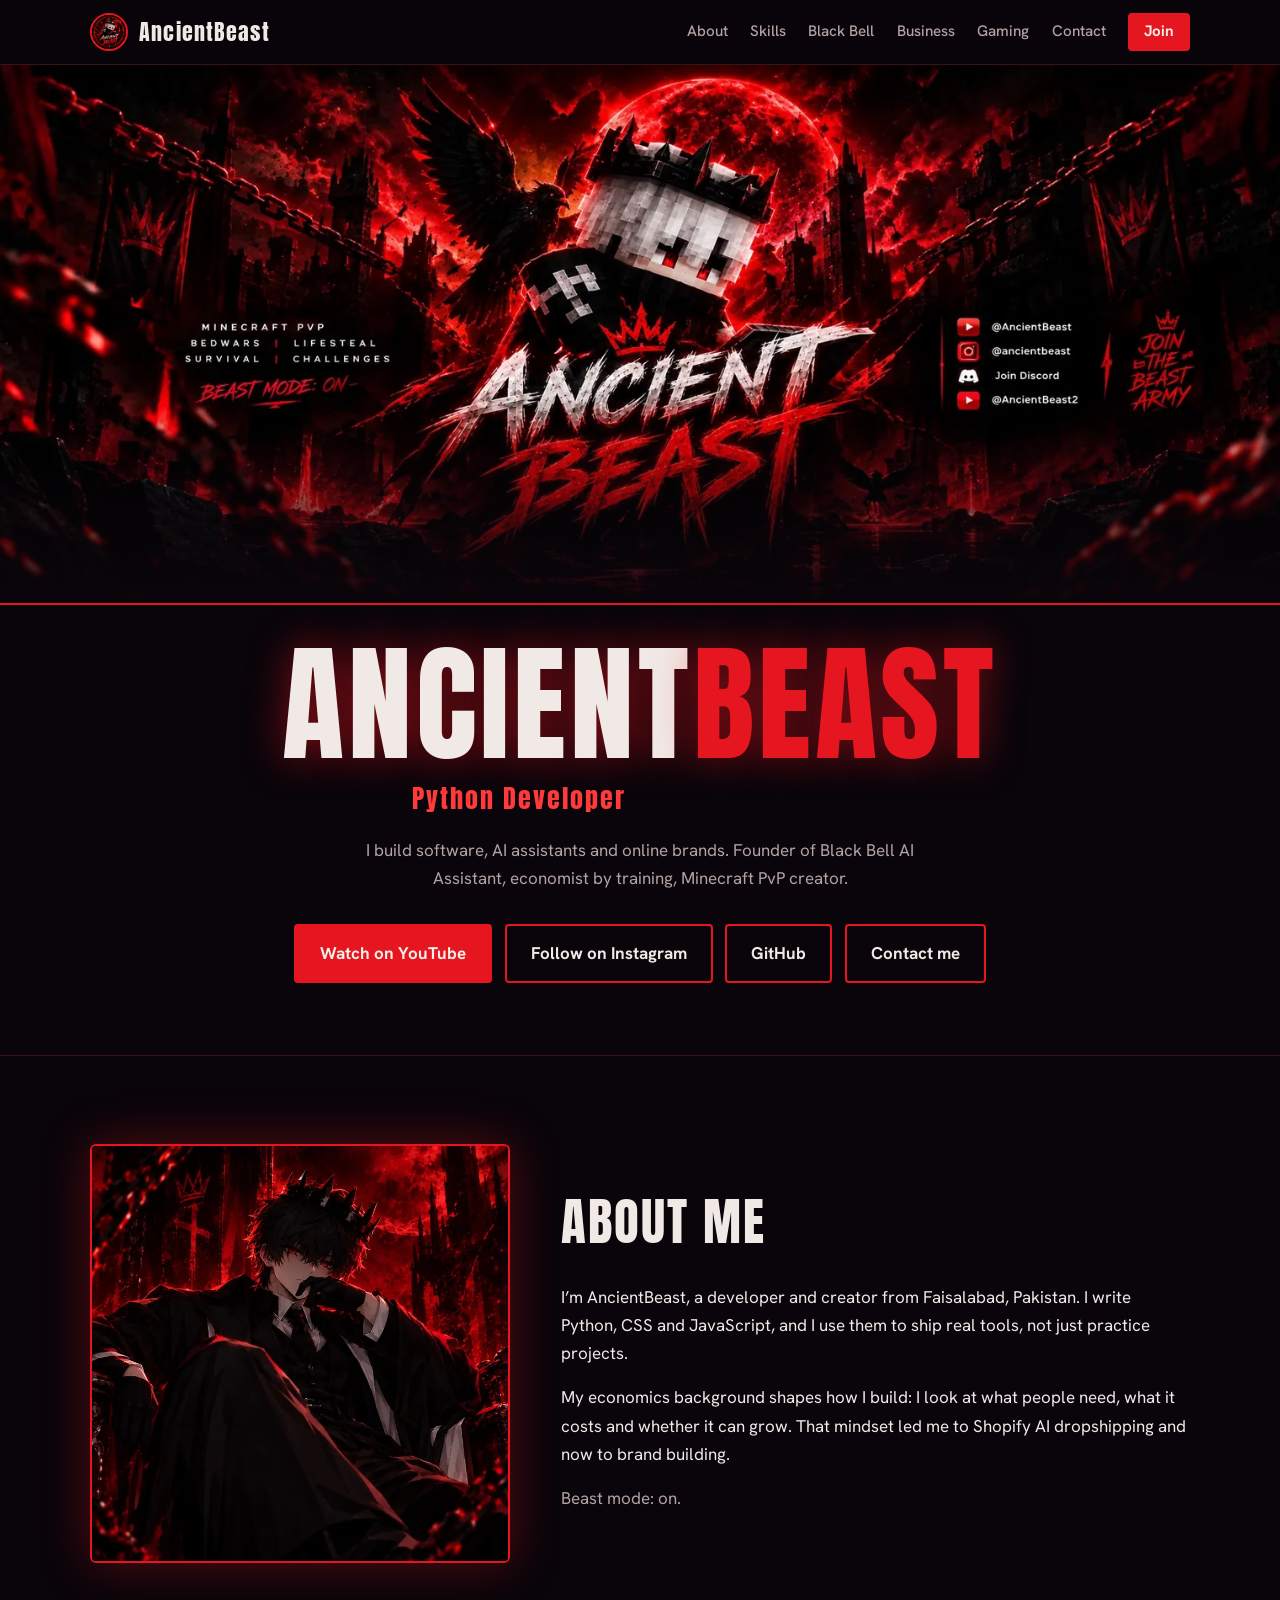
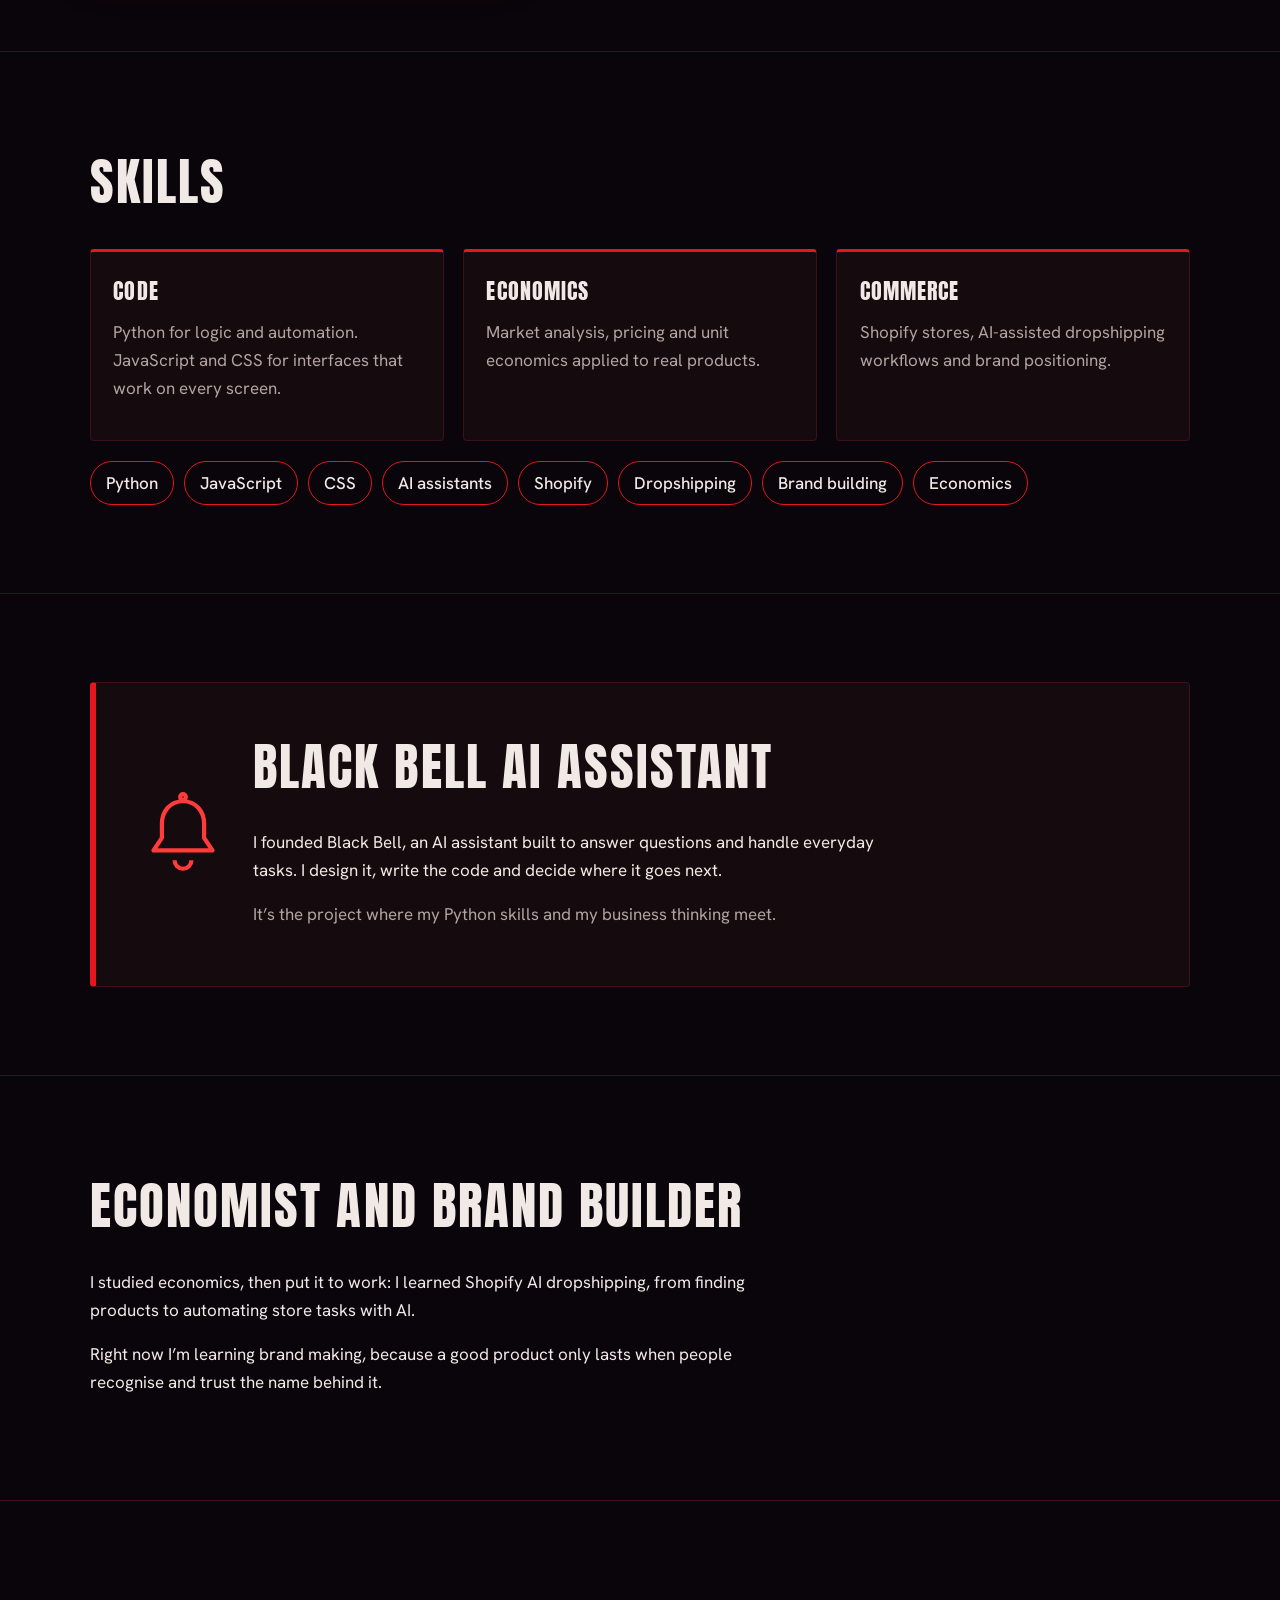
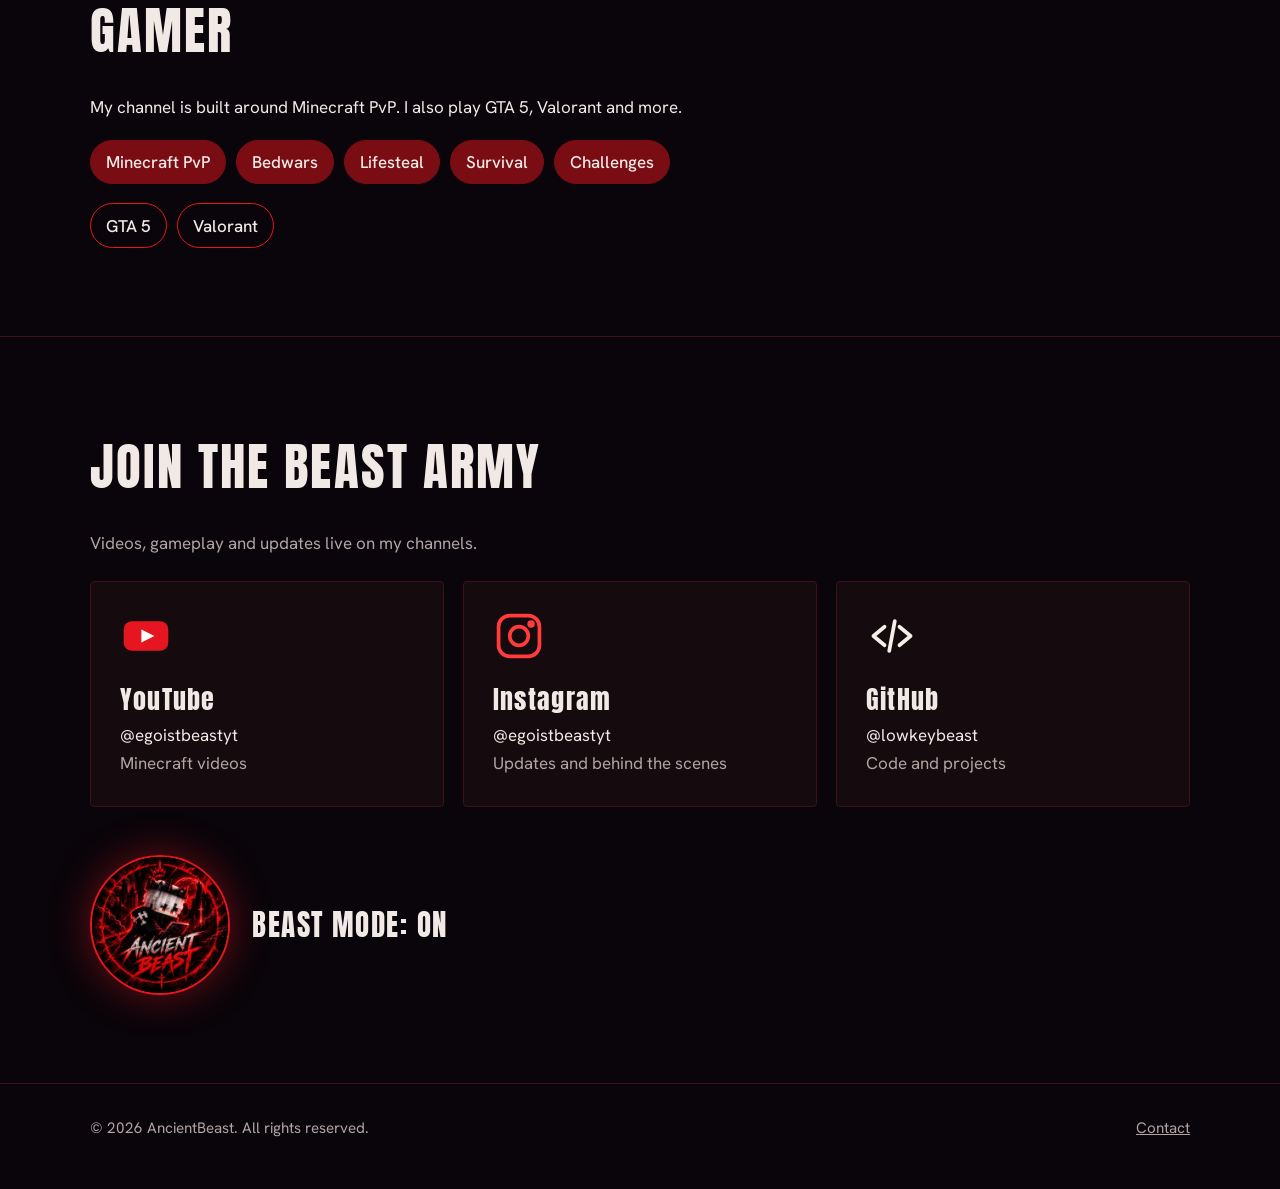
<file: index.html>
<!DOCTYPE html>
<html lang="en">
<head>
<meta charset="utf-8">
<meta name="viewport" content="width=device-width, initial-scale=1, viewport-fit=cover">
<title>AncientBeast | Developer, Founder, Economist, Gamer</title>
<meta name="description" content="Portfolio of AncientBeast: Python developer, founder of Black Bell AI Assistant, economist and Minecraft creator.">
<link rel="preconnect" href="https://fonts.googleapis.com">
<link rel="preconnect" href="https://fonts.gstatic.com" crossorigin>
<link href="https://fonts.googleapis.com/css2?family=Anton&family=Hanken+Grotesk:wght@400;500;700&display=swap" rel="stylesheet">
<link rel="stylesheet" href="css/style.css">
</head>
<body>
<header>
  <nav class="wrap" aria-label="Main">
    <a class="brand" href="#top"><img alt="" src="images/logo-small.webp">AncientBeast</a>
    <div class="links">
      <a href="#about">About</a><a href="#skills">Skills</a><a href="#blackbell">Black Bell</a><a href="#business">Business</a><a href="#gaming">Gaming</a><a href="contact.html">Contact</a>
      <a class="keep" href="#connect">Join</a>
    </div>
  </nav>
</header>

<main id="top">
<div class="banner"><img alt="AncientBeast channel banner: a crowned Minecraft character under a blood moon" src="images/banner.webp"></div>
<div class="hero"><div class="wrap">
  <h1>Ancient<b>Beast</b></h1>
  <p class="roles" id="roles">Python Developer</p>
  <p class="lead">I build software, AI assistants and online brands. Founder of Black Bell AI Assistant, economist by training, Minecraft PvP creator.</p>
  <div class="cta">
    <a class="btn solid" href="https://www.youtube.com/@egoistbeastyt" target="_blank" rel="noopener">Watch on YouTube</a>
    <a class="btn ghost" href="https://www.instagram.com/egoistbeastyt" target="_blank" rel="noopener">Follow on Instagram</a>
    <a class="btn ghost" href="https://github.com/lowkeybeast" target="_blank" rel="noopener">GitHub</a>
    <a class="btn ghost" href="contact.html">Contact me</a>
  </div>
</div></div>

<section id="about"><div class="wrap cols">
  <img class="portrait" alt="Anime portrait of AncientBeast as a crowned king on a throne" src="images/anime-portrait.webp">
  <div>
    <h2>About me</h2>
    <p>I’m AncientBeast, a developer and creator from Faisalabad, Pakistan. I write Python, CSS and JavaScript, and I use them to ship real tools, not just practice projects.</p>
    <p>My economics background shapes how I build: I look at what people need, what it costs and whether it can grow. That mindset led me to Shopify AI dropshipping and now to brand building.</p>
    <p class="muted">Beast mode: on.</p>
  </div>
</div></section>

<section id="skills"><div class="wrap">
  <h2>Skills</h2>
  <div class="grid">
    <div class="item"><h3>Code</h3><p class="muted">Python for logic and automation. JavaScript and CSS for interfaces that work on every screen.</p></div>
    <div class="item"><h3>Economics</h3><p class="muted">Market analysis, pricing and unit economics applied to real products.</p></div>
    <div class="item"><h3>Commerce</h3><p class="muted">Shopify stores, AI-assisted dropshipping workflows and brand positioning.</p></div>
  </div>
  <ul class="chips" aria-label="Tools"><li>Python</li><li>JavaScript</li><li>CSS</li><li>AI assistants</li><li>Shopify</li><li>Dropshipping</li><li>Brand building</li><li>Economics</li></ul>
</div></section>

<section id="blackbell"><div class="wrap">
  <div class="feature">
    <svg viewBox="0 0 64 64" fill="none" stroke="var(--red-hot)" stroke-width="3" stroke-linejoin="round" aria-hidden="true"><path d="M32 8c-9 0-15 7-15 16v10l-6 9h42l-6-9V24c0-9-6-16-15-16z"/><path d="M26 50a6 6 0 0012 0"/><circle cx="32" cy="5" r="2"/></svg>
    <div>
      <h2>Black Bell AI Assistant</h2>
      <p>I founded Black Bell, an AI assistant built to answer questions and handle everyday tasks. I design it, write the code and decide where it goes next.</p>
      <p class="muted">It’s the project where my Python skills and my business thinking meet.</p>
    </div>
  </div>
</div></section>

<section id="business"><div class="wrap">
  <h2>Economist and brand builder</h2>
  <p>I studied economics, then put it to work: I learned Shopify AI dropshipping, from finding products to automating store tasks with AI.</p>
  <p>Right now I’m learning brand making, because a good product only lasts when people recognise and trust the name behind it.</p>
</div></section>

<section id="gaming"><div class="wrap">
  <h2>Gamer</h2>
  <p>My channel is built around Minecraft PvP. I also play GTA 5, Valorant and more.</p>
  <ul class="chips solid" aria-label="Content"><li>Minecraft PvP</li><li>Bedwars</li><li>Lifesteal</li><li>Survival</li><li>Challenges</li></ul>
  <ul class="chips" aria-label="Other games"><li>GTA 5</li><li>Valorant</li></ul>
</div></section>

<section id="connect"><div class="wrap">
  <h2>Join the Beast Army</h2>
  <p class="muted">Videos, gameplay and updates live on my channels.</p>
  <div class="social">
    <a class="card" href="https://www.youtube.com/@egoistbeastyt" target="_blank" rel="noopener"><svg viewBox="0 0 56 56" aria-hidden="true"><rect x="4" y="12" width="48" height="32" rx="9" fill="var(--red)"/><path d="M23 21l14 7-14 7z" fill="#fff"/></svg><b>YouTube</b>@egoistbeastyt<br><span class="muted">Minecraft videos</span></a>
    <a class="card" href="https://www.instagram.com/egoistbeastyt" target="_blank" rel="noopener"><svg viewBox="0 0 56 56" fill="none" stroke="var(--red-hot)" stroke-width="4" aria-hidden="true"><rect x="6" y="6" width="44" height="44" rx="12"/><circle cx="28" cy="28" r="10"/><circle cx="41" cy="15" r="2" fill="var(--red-hot)"/></svg><b>Instagram</b>@egoistbeastyt<br><span class="muted">Updates and behind the scenes</span></a>
    <a class="card" href="https://github.com/lowkeybeast" target="_blank" rel="noopener"><svg viewBox="0 0 56 56" fill="none" stroke="var(--bone)" stroke-width="4" stroke-linecap="round" stroke-linejoin="round" aria-hidden="true"><path d="M20 18L8 28l12 10M36 18l12 10-12 10M31 12l-6 32"/></svg><b>GitHub</b>@lowkeybeast<br><span class="muted">Code and projects</span></a>
  </div>
  <div class="army"><img alt="AncientBeast logo" src="images/logo.webp"><p>Beast mode: on</p></div>
</div></section>
</main>

<footer><div class="wrap"><span>© <span id="yr">2026</span> AncientBeast. All rights reserved.</span><a href="contact.html">Contact</a></div></footer>

<script src="js/main.js"></script>
</body>
</html>
</file>
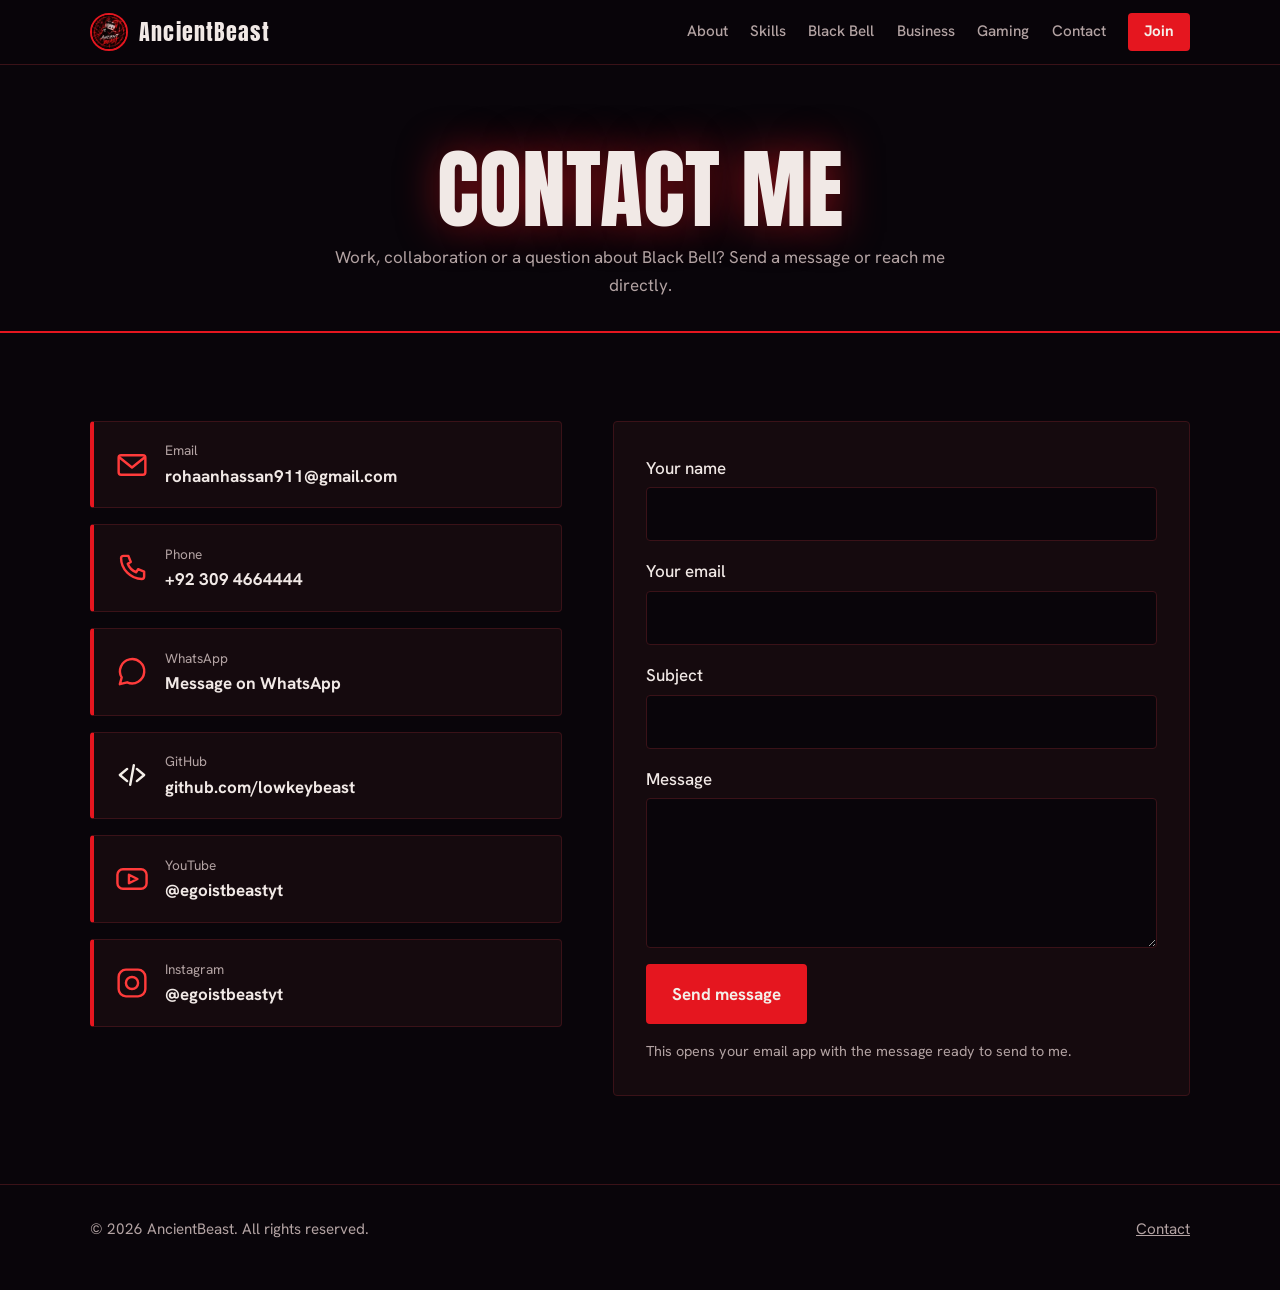
<file: contact.html>
<!DOCTYPE html>
<html lang="en">
<head>
<meta charset="utf-8">
<meta name="viewport" content="width=device-width, initial-scale=1, viewport-fit=cover">
<title>Contact | AncientBeast</title>
<meta name="description" content="Contact AncientBeast by email, phone or GitHub.">
<link rel="preconnect" href="https://fonts.googleapis.com">
<link rel="preconnect" href="https://fonts.gstatic.com" crossorigin>
<link href="https://fonts.googleapis.com/css2?family=Anton&family=Hanken+Grotesk:wght@400;500;700&display=swap" rel="stylesheet">
<link rel="stylesheet" href="css/style.css">
</head>
<body>
<header>
  <nav class="wrap" aria-label="Main">
    <a class="brand" href="index.html"><img alt="" src="images/logo-small.webp">AncientBeast</a>
    <div class="links">
      <a href="index.html#about">About</a><a href="index.html#skills">Skills</a><a href="index.html#blackbell">Black Bell</a><a href="index.html#business">Business</a><a href="index.html#gaming">Gaming</a><a href="contact.html">Contact</a>
      <a class="keep" href="index.html#connect">Join</a>
    </div>
  </nav>
</header>
<main id="top">
<div class="pagehead"><div class="wrap"><h1>Contact me</h1><p>Work, collaboration or a question about Black Bell? Send a message or reach me directly.</p></div></div>
<section><div class="wrap contact">
  <div class="infolist">
    <a class="info" href="mailto:rohaanhassan911@gmail.com"><svg viewBox="0 0 56 56" fill="none" stroke="var(--red-hot)" stroke-width="4" stroke-linecap="round" stroke-linejoin="round" aria-hidden="true"><rect x="6" y="12" width="44" height="32" rx="4"/><path d="M8 16l20 16 20-16"/></svg><div><small>Email</small><span>rohaanhassan911@gmail.com</span></div></a>
    <a class="info" href="tel:+923094664444"><svg viewBox="0 0 56 56" fill="none" stroke="var(--red-hot)" stroke-width="4" stroke-linecap="round" stroke-linejoin="round" aria-hidden="true"><path d="M14 8h8l4 10-5 3a24 24 0 0014 14l3-5 10 4v8a4 4 0 01-4 4C26 46 10 30 10 12a4 4 0 014-4z"/></svg><div><small>Phone</small><span>+92 309 4664444</span></div></a>
    <a class="info" href="https://wa.me/923094664444" target="_blank" rel="noopener"><svg viewBox="0 0 56 56" fill="none" stroke="var(--red-hot)" stroke-width="4" stroke-linecap="round" stroke-linejoin="round" aria-hidden="true"><path d="M8 48l3-11A20 20 0 1120 45z"/></svg><div><small>WhatsApp</small><span>Message on WhatsApp</span></div></a>
    <a class="info" href="https://github.com/lowkeybeast" target="_blank" rel="noopener"><svg viewBox="0 0 56 56" fill="none" stroke="var(--bone)" stroke-width="4" stroke-linecap="round" stroke-linejoin="round" aria-hidden="true"><path d="M20 18L8 28l12 10M36 18l12 10-12 10M31 12l-6 32"/></svg><div><small>GitHub</small><span>github.com/lowkeybeast</span></div></a>
    <a class="info" href="https://www.youtube.com/@egoistbeastyt" target="_blank" rel="noopener"><svg viewBox="0 0 56 56" fill="none" stroke="var(--red-hot)" stroke-width="4" stroke-linecap="round" stroke-linejoin="round" aria-hidden="true"><rect x="4" y="12" width="48" height="32" rx="9"/><path d="M23 21l14 7-14 7z"/></svg><div><small>YouTube</small><span>@egoistbeastyt</span></div></a>
    <a class="info" href="https://www.instagram.com/egoistbeastyt" target="_blank" rel="noopener"><svg viewBox="0 0 56 56" fill="none" stroke="var(--red-hot)" stroke-width="4" stroke-linecap="round" stroke-linejoin="round" aria-hidden="true"><rect x="6" y="6" width="44" height="44" rx="12"/><circle cx="28" cy="28" r="10"/></svg><div><small>Instagram</small><span>@egoistbeastyt</span></div></a>
  </div>
  <form class="box" id="contact-form">
    <label>Your name<input name="name" type="text" autocomplete="name" required></label>
    <label>Your email<input name="email" type="email" autocomplete="email" required></label>
    <label>Subject<input name="subject" type="text"></label>
    <label>Message<textarea name="message" required></textarea></label>
    <button class="btn solid" type="submit">Send message</button>
    <p class="note">This opens your email app with the message ready to send to me.</p>
  </form>
</div></section>
</main>
<footer><div class="wrap"><span>© <span id="yr">2026</span> AncientBeast. All rights reserved.</span><a href="contact.html">Contact</a></div></footer>
<script src="js/main.js"></script>
</body>
</html>
</file>
<file: css/style.css>
:root{
  --bg:#09050a;--panel:#150a0e;--line:#3a1218;--text:#f1e9e6;--muted:#b3a3a3;
  --red:#e5161f;--red-hot:#ff3b3b;--blood:#7a0d14;--bone:#f4efe9;
  --display:"Anton","Impact","Arial Narrow",sans-serif;
  --body:"Hanken Grotesk",system-ui,-apple-system,"Segoe UI",Roboto,sans-serif;
  color-scheme:dark;box-sizing:border-box;
  padding-top:env(safe-area-inset-top,0px);padding-bottom:env(safe-area-inset-bottom,0px);
}
*,*::before,*::after{box-sizing:inherit}
html{scroll-behavior:smooth;scroll-padding-top:calc(env(safe-area-inset-top,0px) + 72px)}
body{margin:0;background:var(--bg);color:var(--text);font:400 1.0625rem/1.65 var(--body);-webkit-font-smoothing:antialiased}
body::before{content:"";position:fixed;inset:0 0 auto;height:env(safe-area-inset-top,0px);background:var(--bg);z-index:30}
a{color:inherit}
:focus-visible{outline:3px solid var(--red-hot);outline-offset:3px}
.wrap{width:min(1100px,100% - 2.5rem);margin-inline:auto}
header{position:sticky;top:env(safe-area-inset-top,0px);z-index:20;background:rgba(9,5,10,.94);border-bottom:1px solid var(--line)}
nav{display:flex;align-items:center;justify-content:space-between;gap:1rem;min-height:64px}
.brand{font-family:var(--display);font-size:1.4rem;letter-spacing:.05em;text-decoration:none;display:flex;gap:.7rem;align-items:center}
.brand img{width:38px;height:38px;border-radius:50%;border:2px solid var(--red)}
.links{display:flex;gap:1.4rem;align-items:center}
.links a{text-decoration:none;color:var(--muted);font-weight:500;font-size:.95rem}
.links a:hover{color:var(--red-hot)}
.links a.keep{color:var(--bone);background:var(--red);padding:.4rem 1rem;border-radius:4px;font-weight:700}
@media(max-width:760px){.links a:not(.keep){display:none}}

.banner{position:relative;border-bottom:2px solid var(--red)}
.banner img{display:block;width:100%;height:clamp(220px,42vw,560px);object-fit:cover;object-position:center}
.banner::after{content:"";position:absolute;inset:auto 0 0;height:35%;background:linear-gradient(transparent,var(--bg))}
.hero{padding:2.2rem 0 clamp(3rem,6vw,4.5rem);text-align:center;border-bottom:1px solid var(--line)}
.hero h1{font-family:var(--display);font-weight:400;font-size:clamp(3rem,13vw,8rem);line-height:1;letter-spacing:.03em;margin:0;text-transform:uppercase;text-shadow:0 0 40px rgba(229,22,31,.55);animation:rise .9s cubic-bezier(.2,.7,.2,1) both}
.hero h1 b{color:var(--red);font-weight:400}
@keyframes rise{from{opacity:0;transform:translateY(.3em)}}
.roles{font-family:var(--display);font-size:clamp(1.1rem,2.6vw,1.6rem);letter-spacing:.08em;color:var(--red-hot);margin:.6rem 0 1rem;min-height:1.6em}
.lead{max-width:58ch;color:var(--muted);margin:0 auto 2rem}
.cta{display:flex;flex-wrap:wrap;gap:.8rem;justify-content:center}
.btn{display:inline-flex;padding:.85rem 1.5rem;border-radius:4px;font-weight:700;text-decoration:none;border:2px solid var(--red);transition:background .2s,box-shadow .2s}
.btn.solid{background:var(--red);color:var(--bone)}
.btn.solid:hover{box-shadow:0 0 24px rgba(255,59,59,.6)}
.btn.ghost:hover{background:var(--red)}

section{padding:clamp(3rem,7vw,5.5rem) 0;border-bottom:1px solid var(--line)}
h2{font-family:var(--display);font-weight:400;font-size:clamp(2rem,5vw,3.2rem);margin:0 0 1.2rem;letter-spacing:.04em;text-transform:uppercase}
h3{font-family:var(--display);font-weight:400;font-size:1.35rem;letter-spacing:.05em;margin:0 0 .5rem;text-transform:uppercase}
p{margin:0 0 1rem;max-width:66ch}
.muted{color:var(--muted)}
.cols{display:grid;grid-template-columns:minmax(0,.8fr) minmax(0,1.2fr);gap:clamp(1.5rem,4vw,4rem);align-items:center}
@media(max-width:800px){.cols{grid-template-columns:1fr}}
.portrait{width:100%;max-width:420px;border-radius:6px;border:2px solid var(--red);box-shadow:0 0 50px rgba(229,22,31,.35);display:block}

.grid{display:grid;grid-template-columns:repeat(auto-fit,minmax(240px,1fr));gap:1.2rem;margin-top:1.5rem}
.item{padding:1.4rem;background:var(--panel);border:1px solid var(--line);border-top:3px solid var(--red);border-radius:4px}
.chips{display:flex;flex-wrap:wrap;gap:.6rem;margin:1.2rem 0 0;padding:0}
.chips li{list-style:none;padding:.45rem .95rem;border:1px solid var(--red);border-radius:999px;font-weight:500}
.chips.solid li{background:var(--blood);border-color:var(--blood)}

.feature{display:grid;grid-template-columns:auto 1fr;gap:1.6rem;align-items:center;background:var(--panel);border:1px solid var(--line);border-left:6px solid var(--red);border-radius:4px;padding:clamp(1.4rem,4vw,2.6rem)}
@media(max-width:640px){.feature{grid-template-columns:1fr}}
.feature svg{width:90px;height:90px}

.social{display:grid;grid-template-columns:repeat(auto-fit,minmax(240px,1fr));gap:1.2rem;margin-top:1.5rem}
@media(max-width:700px){.social{grid-template-columns:1fr}}
.card{display:block;text-decoration:none;padding:1.8rem;border:1px solid var(--line);background:var(--panel);border-radius:4px;transition:border-color .2s,transform .2s}
.card:hover{border-color:var(--red-hot);transform:translateY(-3px)}
.card svg{width:52px;height:52px;display:block;margin-bottom:1rem}
.card b{display:block;font-family:var(--display);font-weight:400;font-size:1.6rem;letter-spacing:.05em}
.army{margin-top:3rem;display:flex;align-items:center;gap:1.4rem;flex-wrap:wrap}
.army img{width:140px;height:140px;border-radius:50%;border:2px solid var(--red);box-shadow:0 0 40px rgba(229,22,31,.45)}
.army p{font-family:var(--display);font-size:1.8rem;letter-spacing:.05em;margin:0;text-transform:uppercase}
footer{padding:2rem 0 3rem;color:var(--muted);font-size:.95rem}
@media(prefers-reduced-motion:reduce){html{scroll-behavior:auto}.hero h1{animation:none}.card{transition:none}}

/* Contact page */
.pagehead{padding:clamp(3rem,7vw,5rem) 0 2rem;text-align:center;border-bottom:2px solid var(--red)}
.pagehead h1{font-family:var(--display);font-weight:400;font-size:clamp(2.6rem,9vw,5.5rem);line-height:1;margin:0 0 .6rem;text-transform:uppercase;text-shadow:0 0 40px rgba(229,22,31,.55)}
.pagehead p{margin:0 auto;color:var(--muted)}
.contact{display:grid;grid-template-columns:minmax(0,.9fr) minmax(0,1.1fr);gap:clamp(1.5rem,4vw,3.5rem);align-items:start}
@media(max-width:800px){.contact{grid-template-columns:1fr}}
.infolist{display:grid;gap:1rem}
.info{display:flex;gap:1rem;align-items:center;padding:1.1rem 1.3rem;background:var(--panel);border:1px solid var(--line);border-left:4px solid var(--red);border-radius:4px;text-decoration:none;transition:border-color .2s}
.info:hover{border-color:var(--red-hot)}
.info svg{width:34px;height:34px;flex:none}
.info small{display:block;color:var(--muted);font-size:.85rem}
.info span{word-break:break-word;font-weight:700}
form.box{background:var(--panel);border:1px solid var(--line);border-radius:4px;padding:clamp(1.3rem,3vw,2rem);display:grid;gap:1rem}
label{display:grid;gap:.35rem;font-weight:500}
input,textarea{width:100%;font:inherit;color:var(--text);background:var(--bg);border:1px solid var(--line);border-radius:4px;padding:.75rem .9rem}
input:focus,textarea:focus{outline:none;border-color:var(--red-hot);box-shadow:0 0 0 3px rgba(229,22,31,.3)}
textarea{min-height:150px;resize:vertical}
button.btn{cursor:pointer;font:inherit;font-weight:700;justify-self:start}
.note{color:var(--muted);font-size:.9rem;margin:0}
footer .wrap{display:flex;justify-content:space-between;flex-wrap:wrap;gap:.8rem}
footer a{color:var(--muted)}footer a:hover{color:var(--red-hot)}
</file>
